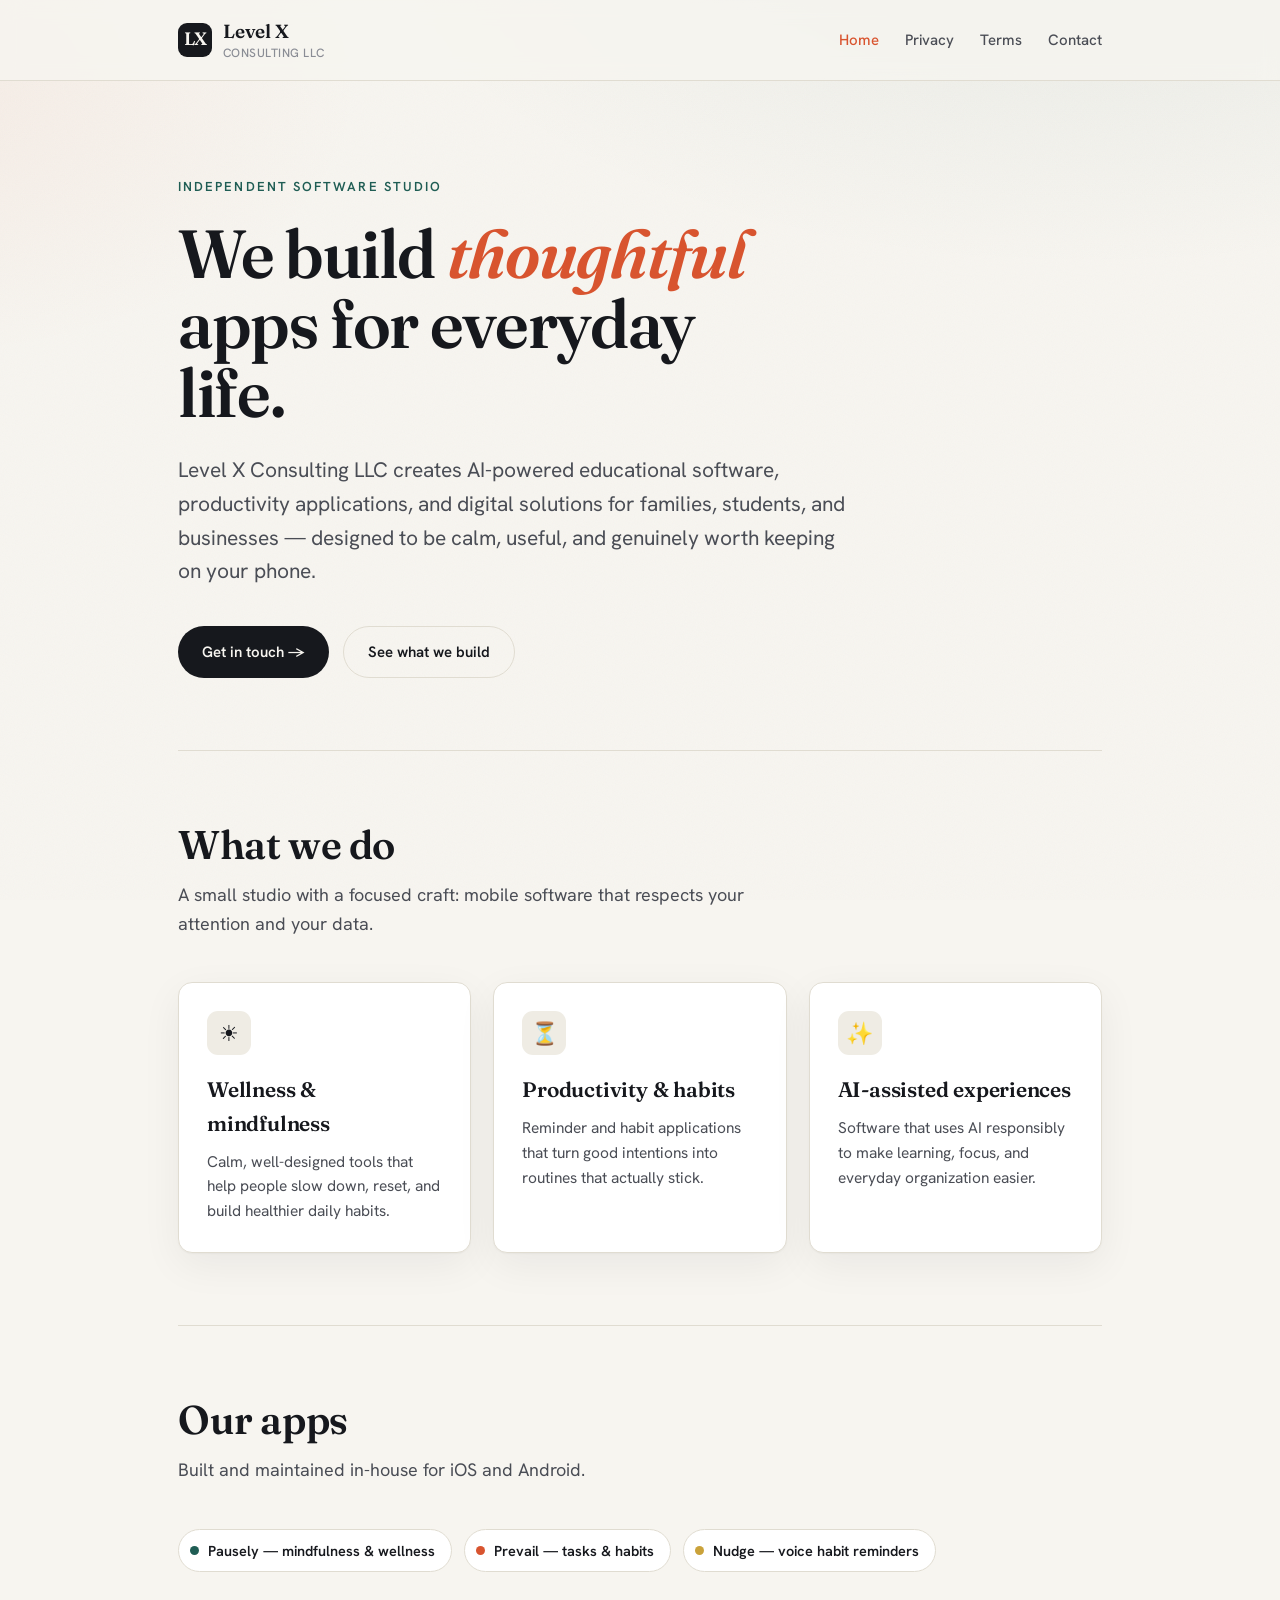
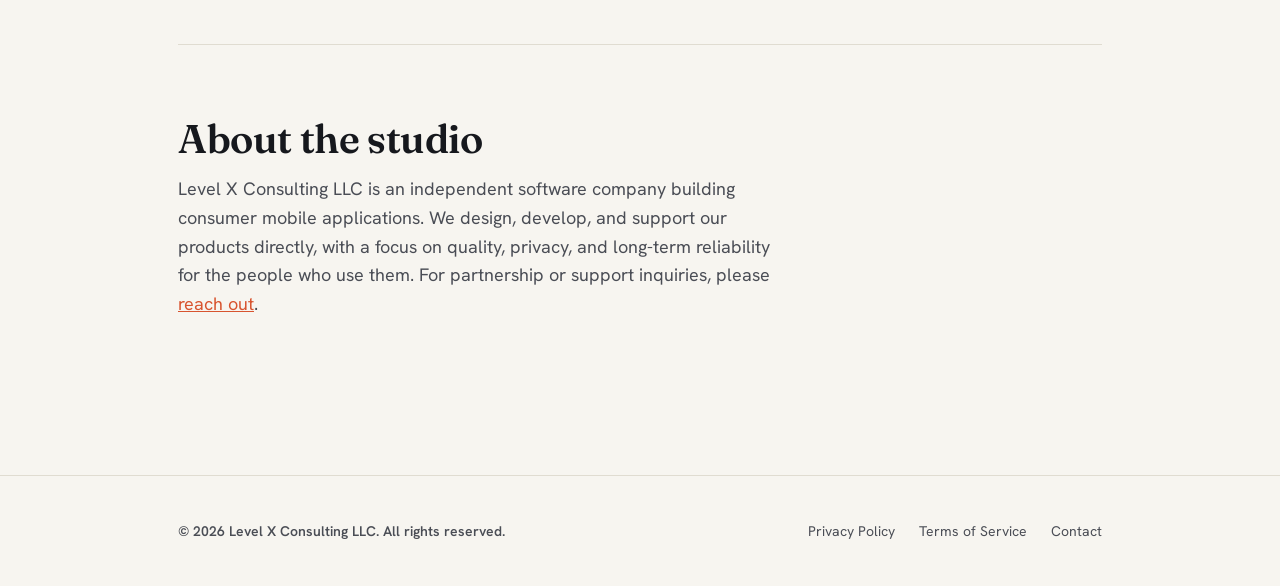
<file: index.html>
<!DOCTYPE html>
<html lang="en">
<head>
  <meta charset="UTF-8" />
  <meta name="viewport" content="width=device-width, initial-scale=1.0" />
  <title>Level X Consulting LLC — AI-powered software for families, students & businesses</title>
  <meta name="description" content="Level X Consulting LLC builds AI-powered educational software, productivity applications, and digital solutions for families, students, and businesses." />
  <link rel="stylesheet" href="styles.css" />
</head>
<body>
  <header class="site">
    <nav class="nav">
      <a class="brand" href="index.html">
        <span class="mark">LX</span>
        <span class="name">Level X<small>Consulting LLC</small></span>
      </a>
      <ul>
        <li><a class="link" href="index.html" aria-current="page">Home</a></li>
        <li><a class="link" href="privacy.html">Privacy</a></li>
        <li><a class="link" href="terms.html">Terms</a></li>
        <li><a class="link" href="contact.html">Contact</a></li>
      </ul>
    </nav>
  </header>

  <main class="wrap">
    <section class="hero">
      <p class="eyebrow fade">Independent software studio</p>
      <h1 class="fade d1">We build <em>thoughtful</em> apps for everyday life.</h1>
      <p class="lede fade d2">
        Level X Consulting LLC creates AI-powered educational software, productivity
        applications, and digital solutions for families, students, and businesses —
        designed to be calm, useful, and genuinely worth keeping on your phone.
      </p>
      <div class="cta-row fade d3">
        <a class="btn primary" href="contact.html">Get in touch &rarr;</a>
        <a class="btn ghost" href="#products">See what we build</a>
      </div>
    </section>

    <section class="block" id="what">
      <div class="section-head">
        <h2>What we do</h2>
        <p>A small studio with a focused craft: mobile software that respects your attention and your data.</p>
      </div>
      <div class="grid">
        <div class="card fade">
          <div class="ic">&#9728;</div>
          <h3>Wellness &amp; mindfulness</h3>
          <p>Calm, well-designed tools that help people slow down, reset, and build healthier daily habits.</p>
        </div>
        <div class="card fade d1">
          <div class="ic">&#9203;</div>
          <h3>Productivity &amp; habits</h3>
          <p>Reminder and habit applications that turn good intentions into routines that actually stick.</p>
        </div>
        <div class="card fade d2">
          <div class="ic">&#10024;</div>
          <h3>AI-assisted experiences</h3>
          <p>Software that uses AI responsibly to make learning, focus, and everyday organization easier.</p>
        </div>
      </div>
    </section>

    <section class="block" id="products">
      <div class="section-head">
        <h2>Our apps</h2>
        <p>Built and maintained in-house for iOS and Android.</p>
      </div>
      <div class="apps">
        <span class="chip"><span class="dot" style="background:var(--accent-2)"></span>Pausely — mindfulness &amp; wellness</span>
        <span class="chip"><span class="dot" style="background:var(--accent)"></span>Prevail — tasks &amp; habits</span>
        <span class="chip"><span class="dot" style="background:#caa23a"></span>Nudge — voice habit reminders</span>
      </div>
    </section>

    <section class="block" id="about">
      <div class="section-head">
        <h2>About the studio</h2>
        <p>
          Level X Consulting LLC is an independent software company building consumer
          mobile applications. We design, develop, and support our products directly,
          with a focus on quality, privacy, and long-term reliability for the people who
          use them. For partnership or support inquiries, please
          <a href="contact.html" style="color:var(--accent)">reach out</a>.
        </p>
      </div>
    </section>
  </main>

  <footer class="site">
    <div class="wrap frow">
      <span class="legal-name">© <span id="yr"></span> Level X Consulting LLC. All rights reserved.</span>
      <nav>
        <a href="privacy.html">Privacy Policy</a>
        <a href="terms.html">Terms of Service</a>
        <a href="contact.html">Contact</a>
      </nav>
    </div>
  </footer>
  <script>document.getElementById('yr').textContent = new Date().getFullYear();</script>
</body>
</html>
</file>
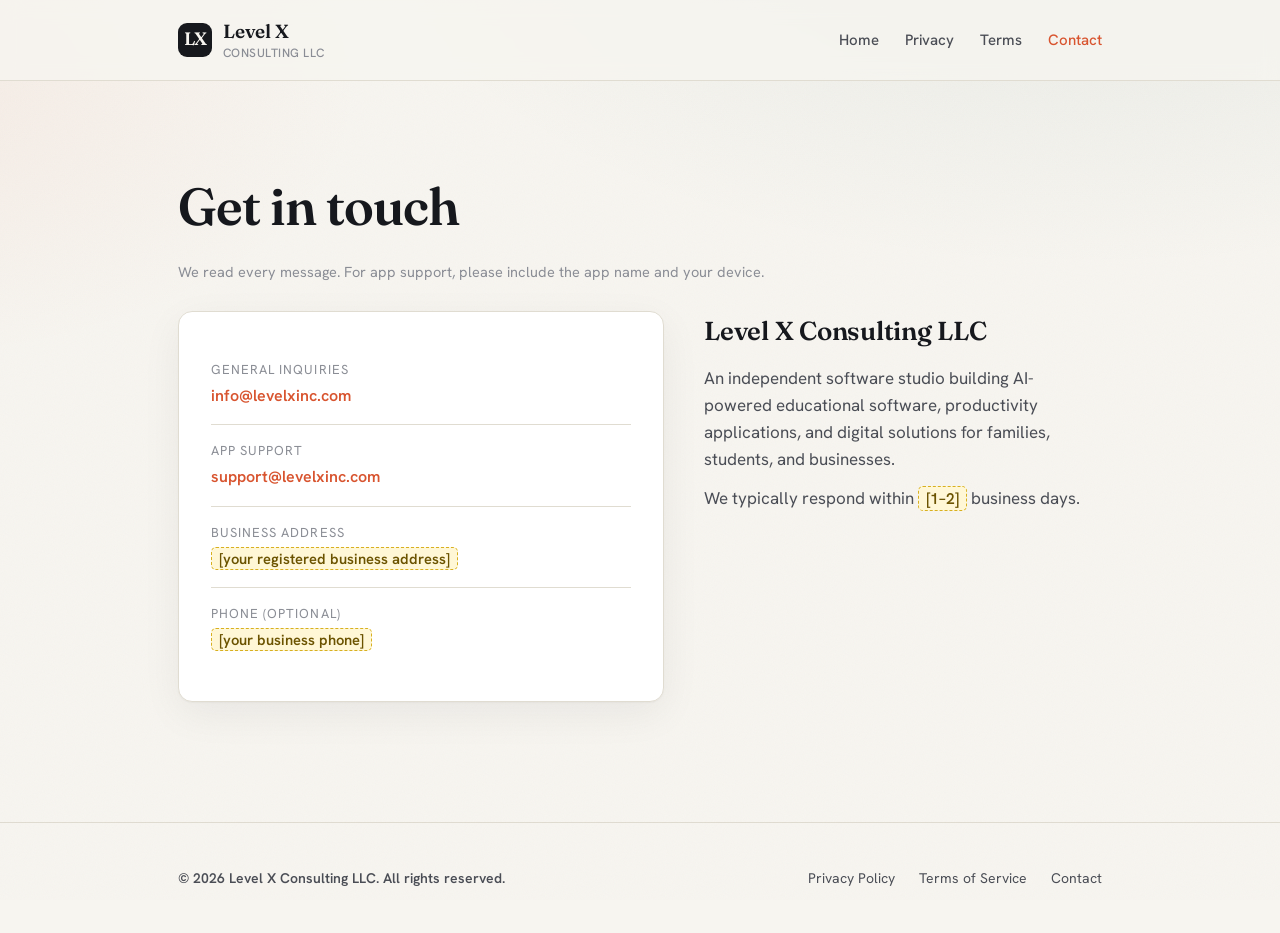
<file: contact.html>
<!DOCTYPE html>
<html lang="en">
<head>
  <meta charset="UTF-8" />
  <meta name="viewport" content="width=device-width, initial-scale=1.0" />
  <title>Contact — Level X Consulting LLC</title>
  <meta name="description" content="Contact Level X Consulting LLC for support, partnerships, and general inquiries." />
  <link rel="stylesheet" href="styles.css" />
</head>
<body>
  <header class="site">
    <nav class="nav">
      <a class="brand" href="index.html">
        <span class="mark">LX</span>
        <span class="name">Level X<small>Consulting LLC</small></span>
      </a>
      <ul>
        <li><a class="link" href="index.html">Home</a></li>
        <li><a class="link" href="privacy.html">Privacy</a></li>
        <li><a class="link" href="terms.html">Terms</a></li>
        <li><a class="link" href="contact.html" aria-current="page">Contact</a></li>
      </ul>
    </nav>
  </header>

  <main class="wrap">
    <div class="page-hero">
      <h1 class="fade">Get in touch</h1>
      <p class="meta fade d1">We read every message. For app support, please include the app name and your device.</p>
    </div>

    <div class="contact-grid" style="padding-bottom:80px;">
      <div class="contact-card fade d2">
        <div class="contact-item">
          <div>
            <div class="label">General inquiries</div>
            <div class="val"><a href="mailto:info@levelxinc.com">info@levelxinc.com</a></div>
          </div>
        </div>
        <div class="contact-item">
          <div>
            <div class="label">App support</div>
            <div class="val"><a href="mailto:support@levelxinc.com">support@levelxinc.com</a></div>
          </div>
        </div>
        <div class="contact-item">
          <div>
            <div class="label">Business address</div>
            <div class="val"><span class="placeholder">[your registered business address]</span></div>
          </div>
        </div>
        <div class="contact-item">
          <div>
            <div class="label">Phone (optional)</div>
            <div class="val"><span class="placeholder">[your business phone]</span></div>
          </div>
        </div>
      </div>

      <div class="fade d3">
        <h2 style="font-family:var(--display);font-weight:600;font-size:26px;letter-spacing:-.01em;">Level X Consulting LLC</h2>
        <p style="color:var(--ink-soft);margin-top:12px;">
          An independent software studio building AI-powered educational software, productivity
          applications, and digital solutions for families, students, and businesses.
        </p>
        <p style="color:var(--ink-soft);margin-top:12px;">
          We typically respond within <span class="placeholder">[1–2]</span> business days.
        </p>
      </div>
    </div>
  </main>

  <footer class="site">
    <div class="wrap frow">
      <span class="legal-name">© <span id="yr"></span> Level X Consulting LLC. All rights reserved.</span>
      <nav>
        <a href="privacy.html">Privacy Policy</a>
        <a href="terms.html">Terms of Service</a>
        <a href="contact.html">Contact</a>
      </nav>
    </div>
  </footer>
  <script>document.getElementById('yr').textContent = new Date().getFullYear();</script>
</body>
</html>
</file>
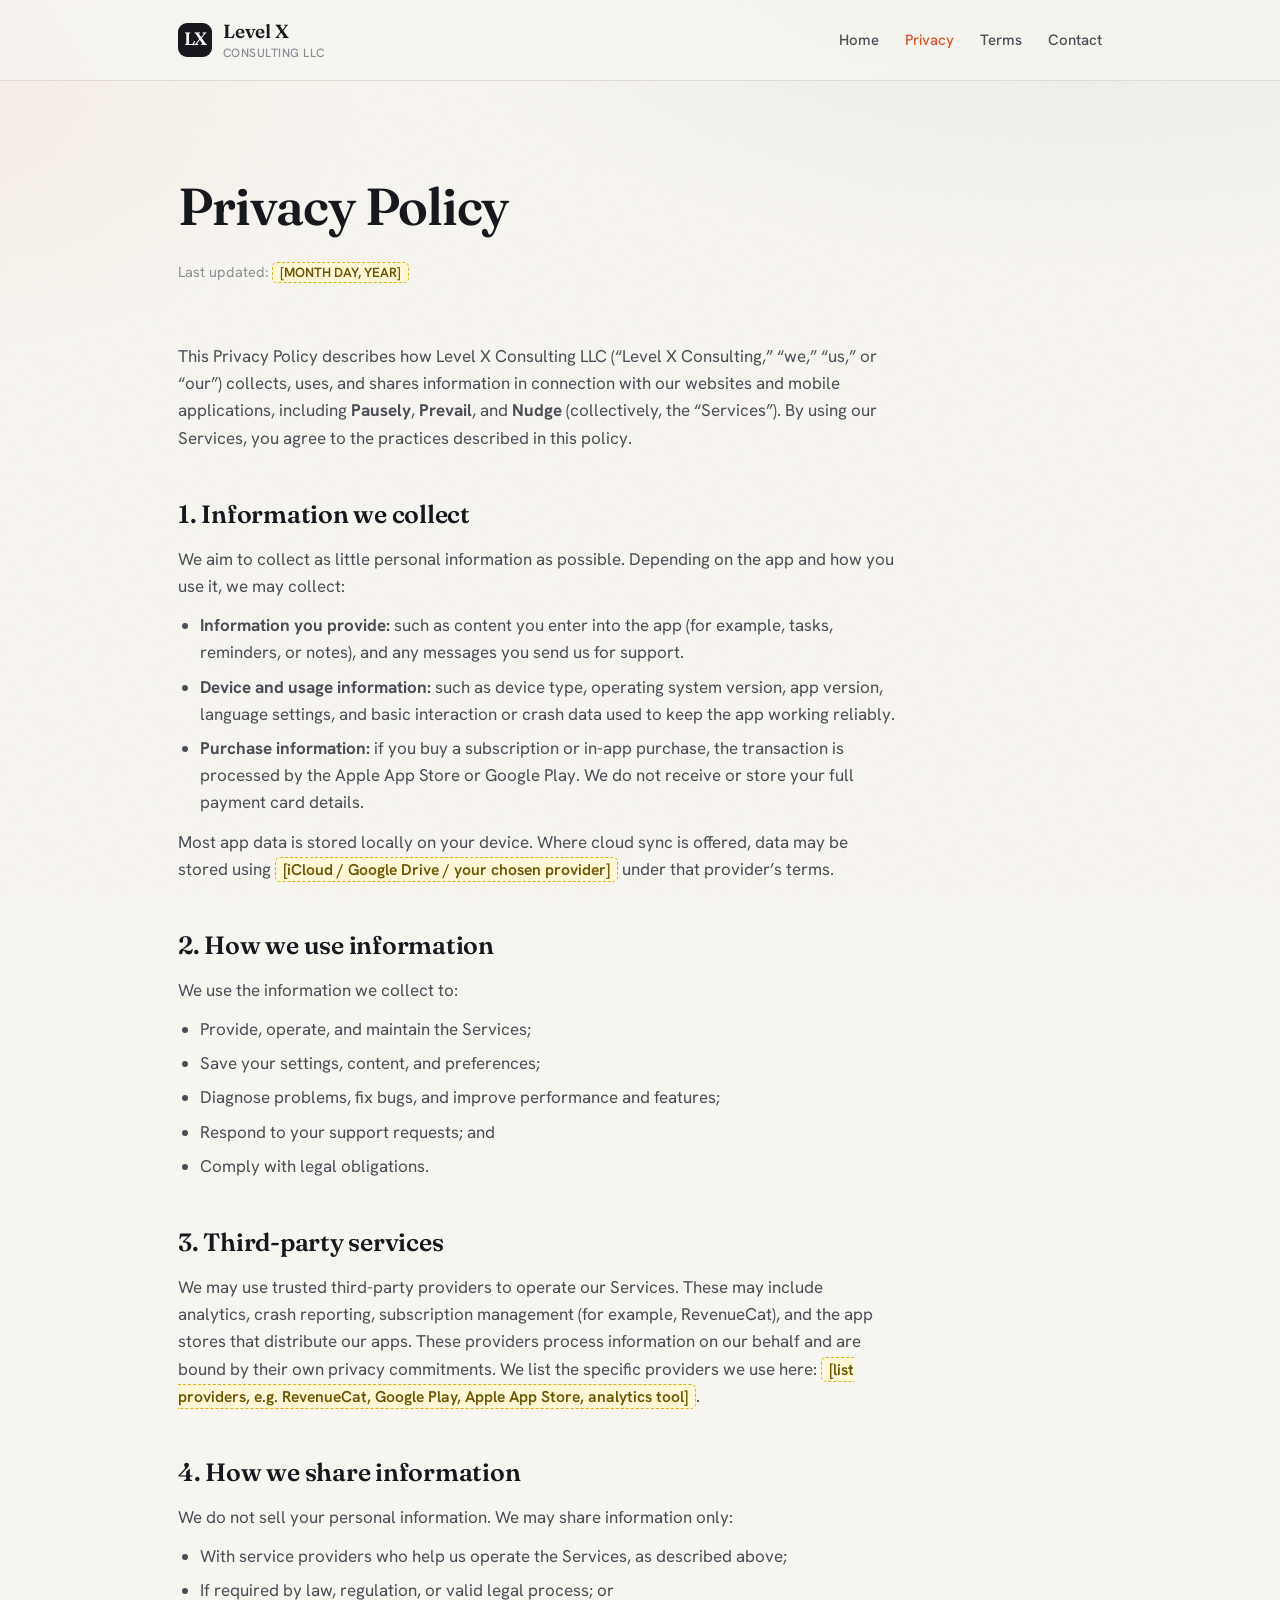
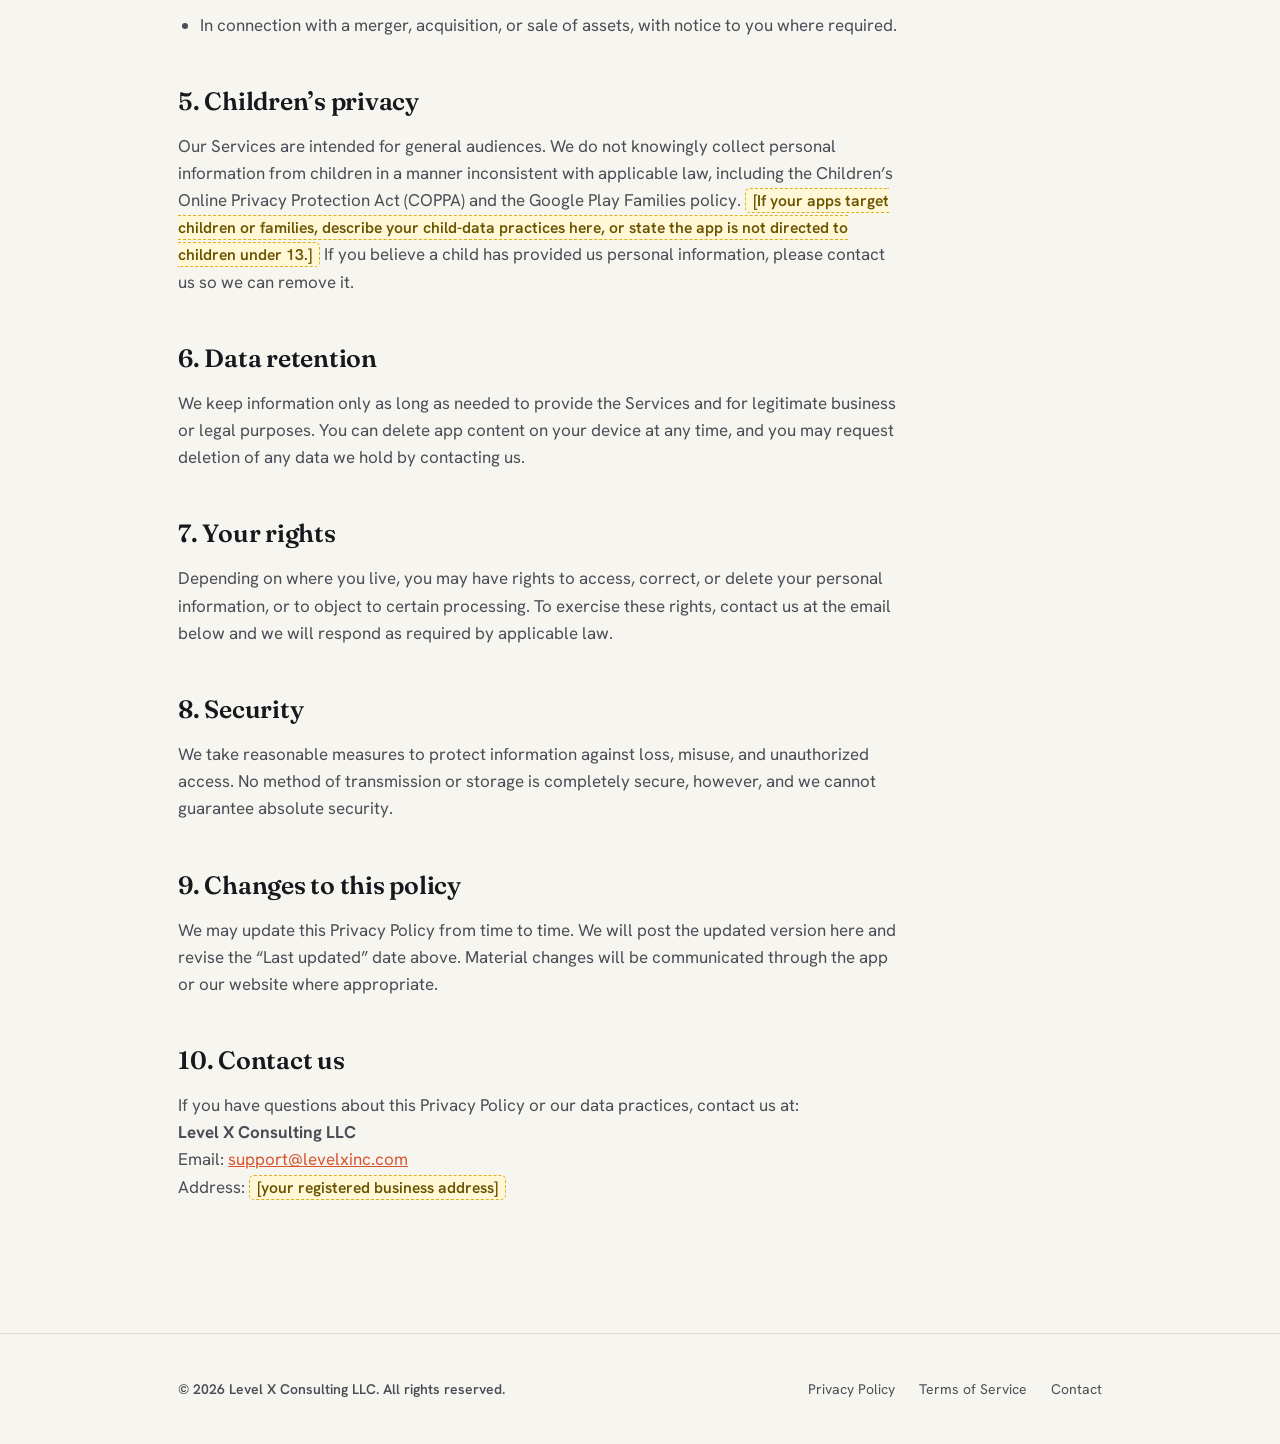
<file: privacy.html>
<!DOCTYPE html>
<html lang="en">
<head>
  <meta charset="UTF-8" />
  <meta name="viewport" content="width=device-width, initial-scale=1.0" />
  <title>Privacy Policy — Level X Consulting LLC</title>
  <meta name="description" content="Privacy Policy for Level X Consulting LLC and its mobile applications." />
  <link rel="stylesheet" href="styles.css" />
</head>
<body>
  <header class="site">
    <nav class="nav">
      <a class="brand" href="index.html">
        <span class="mark">LX</span>
        <span class="name">Level X<small>Consulting LLC</small></span>
      </a>
      <ul>
        <li><a class="link" href="index.html">Home</a></li>
        <li><a class="link" href="privacy.html" aria-current="page">Privacy</a></li>
        <li><a class="link" href="terms.html">Terms</a></li>
        <li><a class="link" href="contact.html">Contact</a></li>
      </ul>
    </nav>
  </header>

  <main class="wrap">
    <div class="page-hero">
      <h1 class="fade">Privacy Policy</h1>
      <p class="meta fade d1">Last updated: <span class="placeholder">[MONTH DAY, YEAR]</span></p>
    </div>

    <article class="legal fade d2">
      <p>
        This Privacy Policy describes how Level X Consulting LLC (“Level X Consulting,”
        “we,” “us,” or “our”) collects, uses, and shares information in connection with
        our websites and mobile applications, including
        <strong>Pausely</strong>, <strong>Prevail</strong>, and <strong>Nudge</strong>
        (collectively, the “Services”). By using our Services, you agree to the practices
        described in this policy.
      </p>

      <h2>1. Information we collect</h2>
      <p>We aim to collect as little personal information as possible. Depending on the app and how you use it, we may collect:</p>
      <ul>
        <li><strong>Information you provide:</strong> such as content you enter into the app (for example, tasks, reminders, or notes), and any messages you send us for support.</li>
        <li><strong>Device and usage information:</strong> such as device type, operating system version, app version, language settings, and basic interaction or crash data used to keep the app working reliably.</li>
        <li><strong>Purchase information:</strong> if you buy a subscription or in-app purchase, the transaction is processed by the Apple App Store or Google Play. We do not receive or store your full payment card details.</li>
      </ul>
      <p>
        Most app data is stored locally on your device. Where cloud sync is offered, data may be stored using
        <span class="placeholder">[iCloud / Google Drive / your chosen provider]</span> under that provider’s terms.
      </p>

      <h2>2. How we use information</h2>
      <p>We use the information we collect to:</p>
      <ul>
        <li>Provide, operate, and maintain the Services;</li>
        <li>Save your settings, content, and preferences;</li>
        <li>Diagnose problems, fix bugs, and improve performance and features;</li>
        <li>Respond to your support requests; and</li>
        <li>Comply with legal obligations.</li>
      </ul>

      <h2>3. Third-party services</h2>
      <p>
        We may use trusted third-party providers to operate our Services. These may include
        analytics, crash reporting, subscription management (for example, RevenueCat), and the
        app stores that distribute our apps. These providers process information on our behalf
        and are bound by their own privacy commitments. We list the specific providers we use here:
        <span class="placeholder">[list providers, e.g. RevenueCat, Google Play, Apple App Store, analytics tool]</span>.
      </p>

      <h2>4. How we share information</h2>
      <p>We do not sell your personal information. We may share information only:</p>
      <ul>
        <li>With service providers who help us operate the Services, as described above;</li>
        <li>If required by law, regulation, or valid legal process; or</li>
        <li>In connection with a merger, acquisition, or sale of assets, with notice to you where required.</li>
      </ul>

      <h2>5. Children’s privacy</h2>
      <p>
        Our Services are intended for general audiences. We do not knowingly collect personal
        information from children in a manner inconsistent with applicable law, including the
        Children’s Online Privacy Protection Act (COPPA) and the Google Play Families policy.
        <span class="placeholder">[If your apps target children or families, describe your child-data practices here, or state the app is not directed to children under 13.]</span>
        If you believe a child has provided us personal information, please contact us so we can remove it.
      </p>

      <h2>6. Data retention</h2>
      <p>
        We keep information only as long as needed to provide the Services and for legitimate
        business or legal purposes. You can delete app content on your device at any time, and you
        may request deletion of any data we hold by contacting us.
      </p>

      <h2>7. Your rights</h2>
      <p>
        Depending on where you live, you may have rights to access, correct, or delete your
        personal information, or to object to certain processing. To exercise these rights,
        contact us at the email below and we will respond as required by applicable law.
      </p>

      <h2>8. Security</h2>
      <p>
        We take reasonable measures to protect information against loss, misuse, and unauthorized
        access. No method of transmission or storage is completely secure, however, and we cannot
        guarantee absolute security.
      </p>

      <h2>9. Changes to this policy</h2>
      <p>
        We may update this Privacy Policy from time to time. We will post the updated version here
        and revise the “Last updated” date above. Material changes will be communicated through the
        app or our website where appropriate.
      </p>

      <h2>10. Contact us</h2>
      <p>
        If you have questions about this Privacy Policy or our data practices, contact us at:<br />
        <strong>Level X Consulting LLC</strong><br />
        Email: <a href="mailto:support@levelxinc.com">support@levelxinc.com</a><br />
        Address: <span class="placeholder">[your registered business address]</span>
      </p>
    </article>
  </main>

  <footer class="site">
    <div class="wrap frow">
      <span class="legal-name">© <span id="yr"></span> Level X Consulting LLC. All rights reserved.</span>
      <nav>
        <a href="privacy.html">Privacy Policy</a>
        <a href="terms.html">Terms of Service</a>
        <a href="contact.html">Contact</a>
      </nav>
    </div>
  </footer>
  <script>document.getElementById('yr').textContent = new Date().getFullYear();</script>
</body>
</html>
</file>
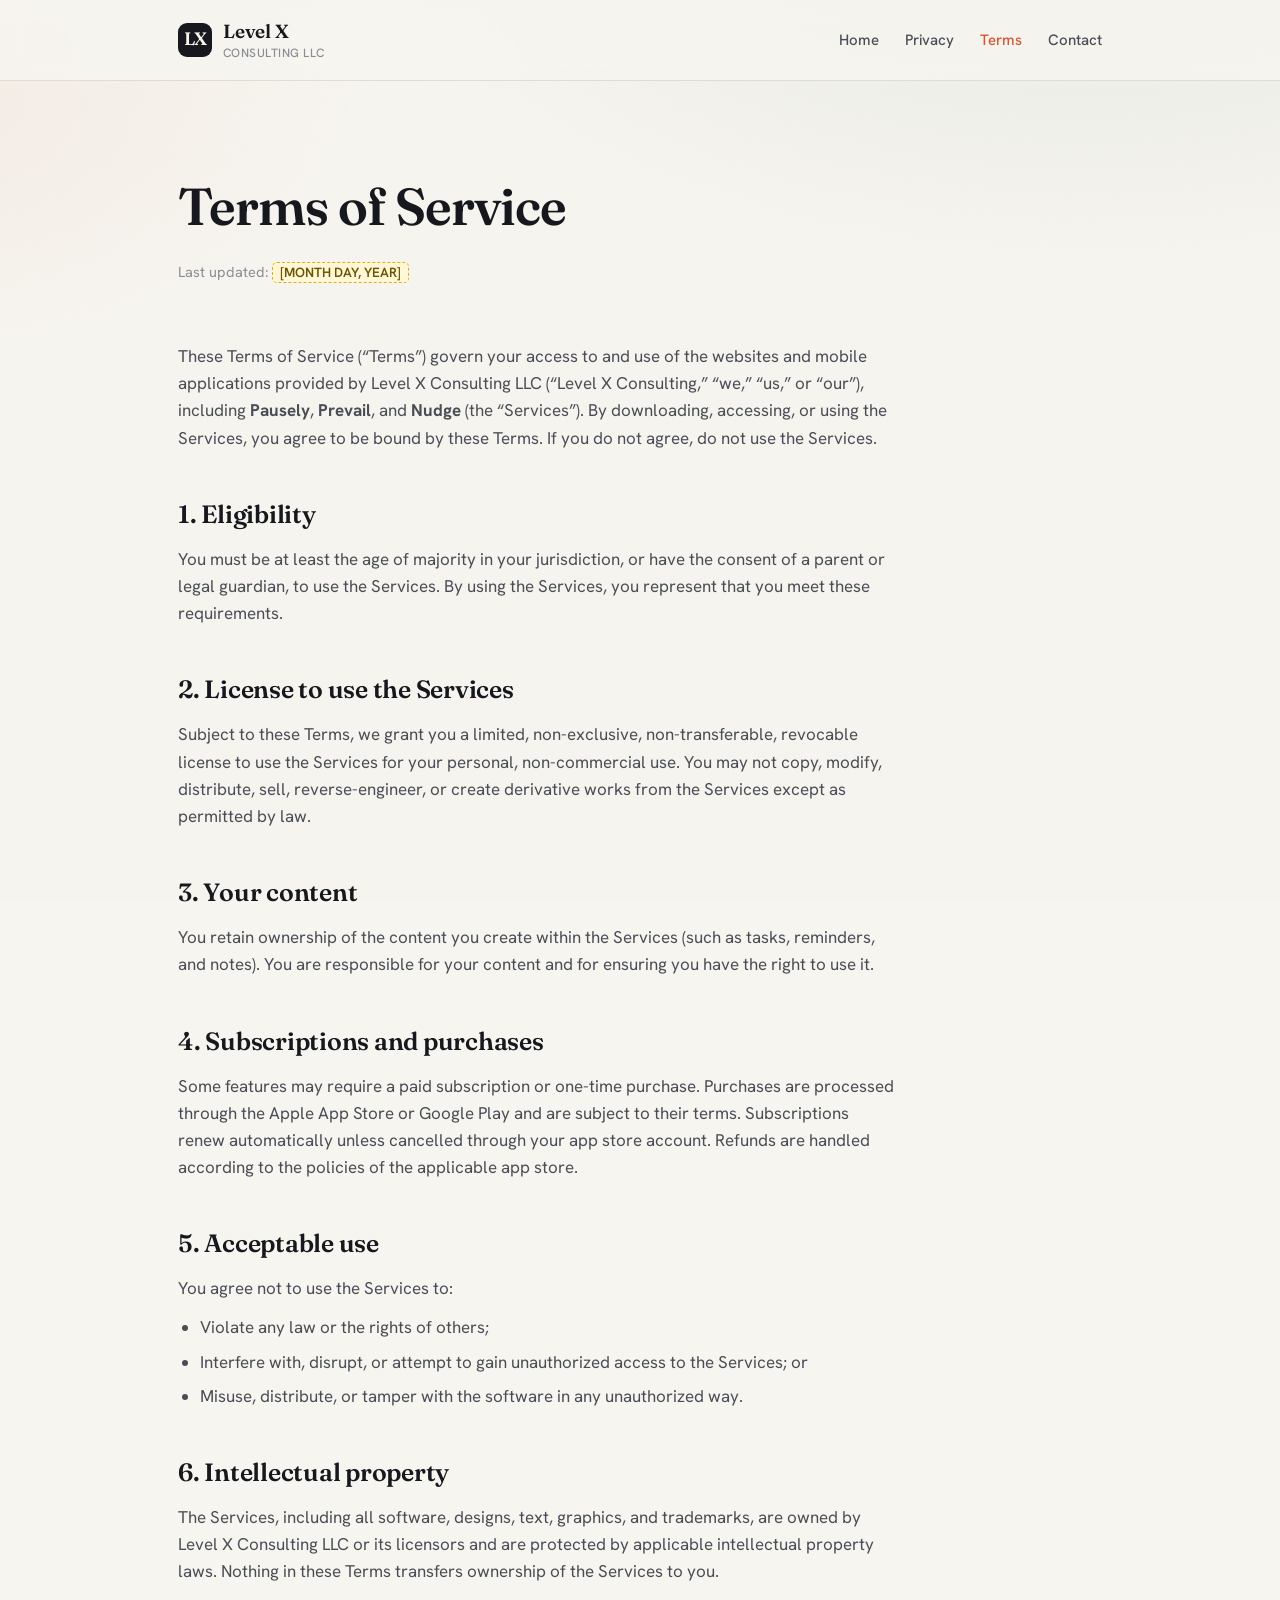
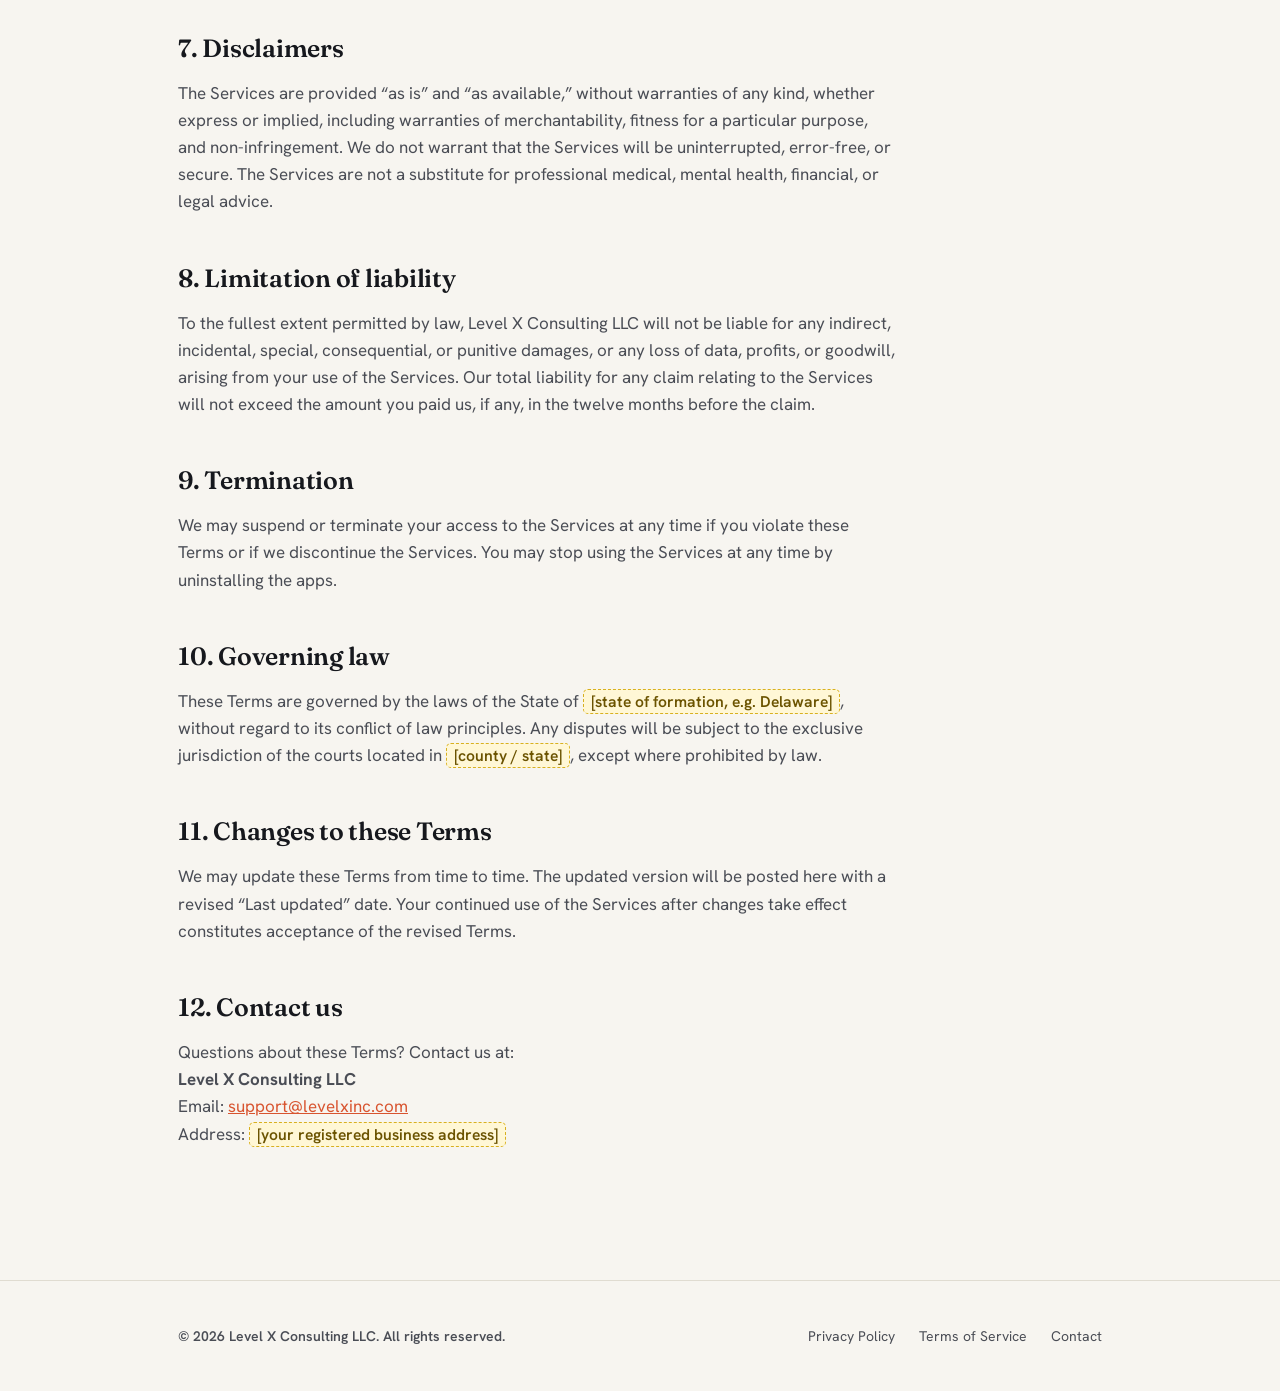
<file: terms.html>
<!DOCTYPE html>
<html lang="en">
<head>
  <meta charset="UTF-8" />
  <meta name="viewport" content="width=device-width, initial-scale=1.0" />
  <title>Terms of Service — Level X Consulting LLC</title>
  <meta name="description" content="Terms of Service for Level X Consulting LLC and its mobile applications." />
  <link rel="stylesheet" href="styles.css" />
</head>
<body>
  <header class="site">
    <nav class="nav">
      <a class="brand" href="index.html">
        <span class="mark">LX</span>
        <span class="name">Level X<small>Consulting LLC</small></span>
      </a>
      <ul>
        <li><a class="link" href="index.html">Home</a></li>
        <li><a class="link" href="privacy.html">Privacy</a></li>
        <li><a class="link" href="terms.html" aria-current="page">Terms</a></li>
        <li><a class="link" href="contact.html">Contact</a></li>
      </ul>
    </nav>
  </header>

  <main class="wrap">
    <div class="page-hero">
      <h1 class="fade">Terms of Service</h1>
      <p class="meta fade d1">Last updated: <span class="placeholder">[MONTH DAY, YEAR]</span></p>
    </div>

    <article class="legal fade d2">
      <p>
        These Terms of Service (“Terms”) govern your access to and use of the websites and
        mobile applications provided by Level X Consulting LLC (“Level X Consulting,” “we,”
        “us,” or “our”), including <strong>Pausely</strong>, <strong>Prevail</strong>, and
        <strong>Nudge</strong> (the “Services”). By downloading, accessing, or using the
        Services, you agree to be bound by these Terms. If you do not agree, do not use the Services.
      </p>

      <h2>1. Eligibility</h2>
      <p>
        You must be at least the age of majority in your jurisdiction, or have the consent of a
        parent or legal guardian, to use the Services. By using the Services, you represent that
        you meet these requirements.
      </p>

      <h2>2. License to use the Services</h2>
      <p>
        Subject to these Terms, we grant you a limited, non-exclusive, non-transferable, revocable
        license to use the Services for your personal, non-commercial use. You may not copy, modify,
        distribute, sell, reverse-engineer, or create derivative works from the Services except as
        permitted by law.
      </p>

      <h2>3. Your content</h2>
      <p>
        You retain ownership of the content you create within the Services (such as tasks, reminders,
        and notes). You are responsible for your content and for ensuring you have the right to use it.
      </p>

      <h2>4. Subscriptions and purchases</h2>
      <p>
        Some features may require a paid subscription or one-time purchase. Purchases are processed
        through the Apple App Store or Google Play and are subject to their terms. Subscriptions renew
        automatically unless cancelled through your app store account. Refunds are handled according to
        the policies of the applicable app store.
      </p>

      <h2>5. Acceptable use</h2>
      <p>You agree not to use the Services to:</p>
      <ul>
        <li>Violate any law or the rights of others;</li>
        <li>Interfere with, disrupt, or attempt to gain unauthorized access to the Services; or</li>
        <li>Misuse, distribute, or tamper with the software in any unauthorized way.</li>
      </ul>

      <h2>6. Intellectual property</h2>
      <p>
        The Services, including all software, designs, text, graphics, and trademarks, are owned by
        Level X Consulting LLC or its licensors and are protected by applicable intellectual property
        laws. Nothing in these Terms transfers ownership of the Services to you.
      </p>

      <h2>7. Disclaimers</h2>
      <p>
        The Services are provided “as is” and “as available,” without warranties of any kind, whether
        express or implied, including warranties of merchantability, fitness for a particular purpose,
        and non-infringement. We do not warrant that the Services will be uninterrupted, error-free, or
        secure. The Services are not a substitute for professional medical, mental health, financial, or
        legal advice.
      </p>

      <h2>8. Limitation of liability</h2>
      <p>
        To the fullest extent permitted by law, Level X Consulting LLC will not be liable for any
        indirect, incidental, special, consequential, or punitive damages, or any loss of data, profits,
        or goodwill, arising from your use of the Services. Our total liability for any claim relating to
        the Services will not exceed the amount you paid us, if any, in the twelve months before the claim.
      </p>

      <h2>9. Termination</h2>
      <p>
        We may suspend or terminate your access to the Services at any time if you violate these Terms or
        if we discontinue the Services. You may stop using the Services at any time by uninstalling the apps.
      </p>

      <h2>10. Governing law</h2>
      <p>
        These Terms are governed by the laws of the State of
        <span class="placeholder">[state of formation, e.g. Delaware]</span>, without regard to its conflict
        of law principles. Any disputes will be subject to the exclusive jurisdiction of the courts located
        in <span class="placeholder">[county / state]</span>, except where prohibited by law.
      </p>

      <h2>11. Changes to these Terms</h2>
      <p>
        We may update these Terms from time to time. The updated version will be posted here with a revised
        “Last updated” date. Your continued use of the Services after changes take effect constitutes
        acceptance of the revised Terms.
      </p>

      <h2>12. Contact us</h2>
      <p>
        Questions about these Terms? Contact us at:<br />
        <strong>Level X Consulting LLC</strong><br />
        Email: <a href="mailto:support@levelxinc.com">support@levelxinc.com</a><br />
        Address: <span class="placeholder">[your registered business address]</span>
      </p>
    </article>
  </main>

  <footer class="site">
    <div class="wrap frow">
      <span class="legal-name">© <span id="yr"></span> Level X Consulting LLC. All rights reserved.</span>
      <nav>
        <a href="privacy.html">Privacy Policy</a>
        <a href="terms.html">Terms of Service</a>
        <a href="contact.html">Contact</a>
      </nav>
    </div>
  </footer>
  <script>document.getElementById('yr').textContent = new Date().getFullYear();</script>
</body>
</html>
</file>
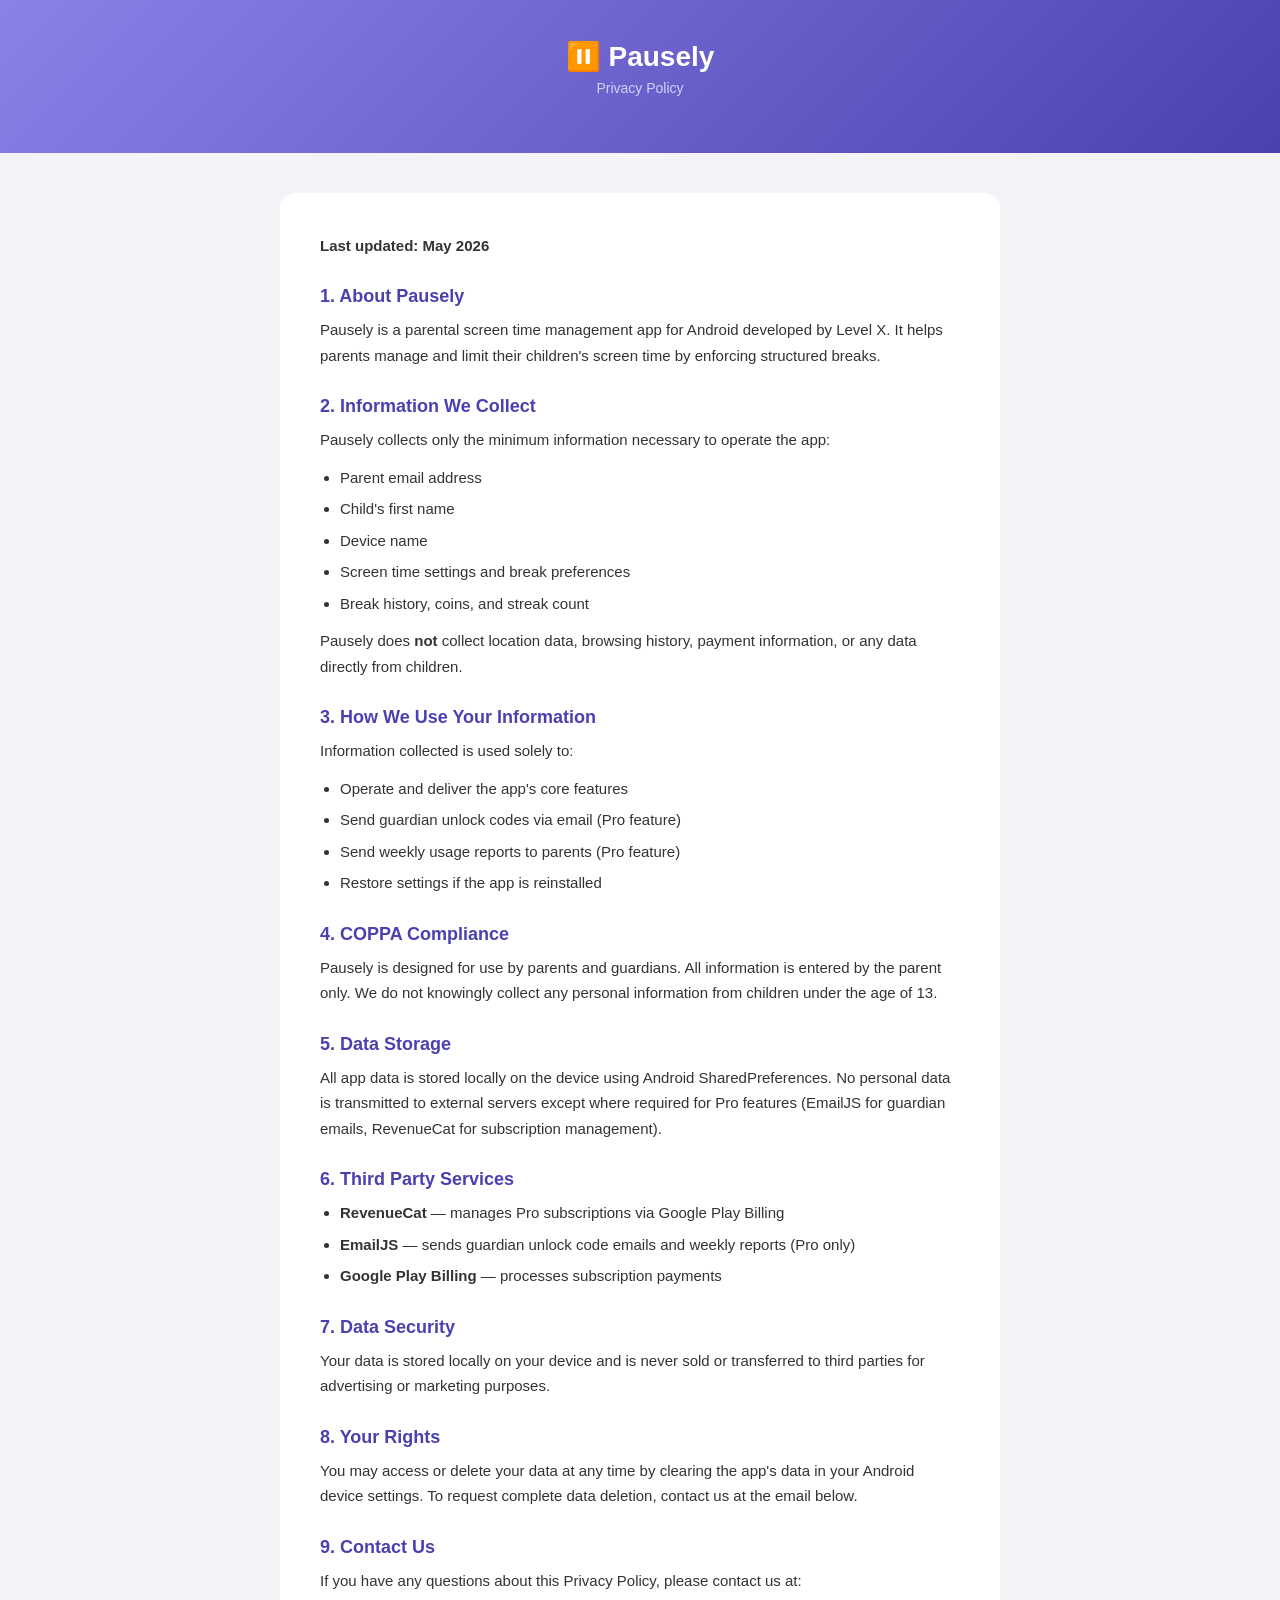
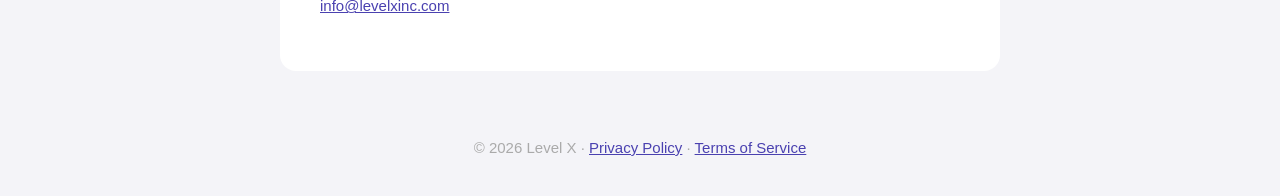
<file: pausely/privacy.html>
<!DOCTYPE html>
<html lang="en">
<head>
  <meta charset="UTF-8">
  <meta name="viewport" content="width=device-width, initial-scale=1.0">
  <title>Pausely — Privacy Policy</title>
  <style>
    * { margin: 0; padding: 0; box-sizing: border-box; }
    body { font-family: Arial, sans-serif; background: #f4f4f8; color: #333; }
    .header { background: linear-gradient(135deg, #8B82E8, #4A41B0); padding: 40px 24px; text-align: center; }
    .header h1 { color: white; font-size: 28px; margin-bottom: 4px; }
    .header p { color: #d4d0f7; font-size: 14px; }
    .container { max-width: 720px; margin: 40px auto; background: white; border-radius: 16px; padding: 40px; }
    h2 { color: #4A41B0; font-size: 18px; margin: 28px 0 10px; }
    p { font-size: 15px; line-height: 1.7; margin-bottom: 12px; }
    ul { padding-left: 20px; margin-bottom: 12px; }
    li { font-size: 15px; line-height: 1.7; margin-bottom: 6px; }
    .footer { text-align: center; padding: 24px; font-size: 13px; color: #aaa; }
    a { color: #4A41B0; }
  </style>
</head>
<body>

  <div class="header">
    <h1>⏸️ Pausely</h1>
    <p>Privacy Policy</p>
  </div>

  <div class="container">
    <p><strong>Last updated: May 2026</strong></p>

    <h2>1. About Pausely</h2>
    <p>Pausely is a parental screen time management app for Android developed by Level X. It helps parents manage and limit their children's screen time by enforcing structured breaks.</p>

    <h2>2. Information We Collect</h2>
    <p>Pausely collects only the minimum information necessary to operate the app:</p>
    <ul>
      <li>Parent email address</li>
      <li>Child's first name</li>
      <li>Device name</li>
      <li>Screen time settings and break preferences</li>
      <li>Break history, coins, and streak count</li>
    </ul>
    <p>Pausely does <strong>not</strong> collect location data, browsing history, payment information, or any data directly from children.</p>

    <h2>3. How We Use Your Information</h2>
    <p>Information collected is used solely to:</p>
    <ul>
      <li>Operate and deliver the app's core features</li>
      <li>Send guardian unlock codes via email (Pro feature)</li>
      <li>Send weekly usage reports to parents (Pro feature)</li>
      <li>Restore settings if the app is reinstalled</li>
    </ul>

    <h2>4. COPPA Compliance</h2>
    <p>Pausely is designed for use by parents and guardians. All information is entered by the parent only. We do not knowingly collect any personal information from children under the age of 13.</p>

    <h2>5. Data Storage</h2>
    <p>All app data is stored locally on the device using Android SharedPreferences. No personal data is transmitted to external servers except where required for Pro features (EmailJS for guardian emails, RevenueCat for subscription management).</p>

    <h2>6. Third Party Services</h2>
    <ul>
      <li><strong>RevenueCat</strong> — manages Pro subscriptions via Google Play Billing</li>
      <li><strong>EmailJS</strong> — sends guardian unlock code emails and weekly reports (Pro only)</li>
      <li><strong>Google Play Billing</strong> — processes subscription payments</li>
    </ul>

    <h2>7. Data Security</h2>
    <p>Your data is stored locally on your device and is never sold or transferred to third parties for advertising or marketing purposes.</p>

    <h2>8. Your Rights</h2>
    <p>You may access or delete your data at any time by clearing the app's data in your Android device settings. To request complete data deletion, contact us at the email below.</p>

    <h2>9. Contact Us</h2>
    <p>If you have any questions about this Privacy Policy, please contact us at:<br>
    <a href="mailto:info@levelxinc.com">info@levelxinc.com</a></p>
  </div>

  <div class="footer">
    <p>© 2026 Level X · <a href="../pausely/privacy.html">Privacy Policy</a> · <a href="../pausely/terms.html">Terms of Service</a></p>
  </div>

</body>
</html>
</file>
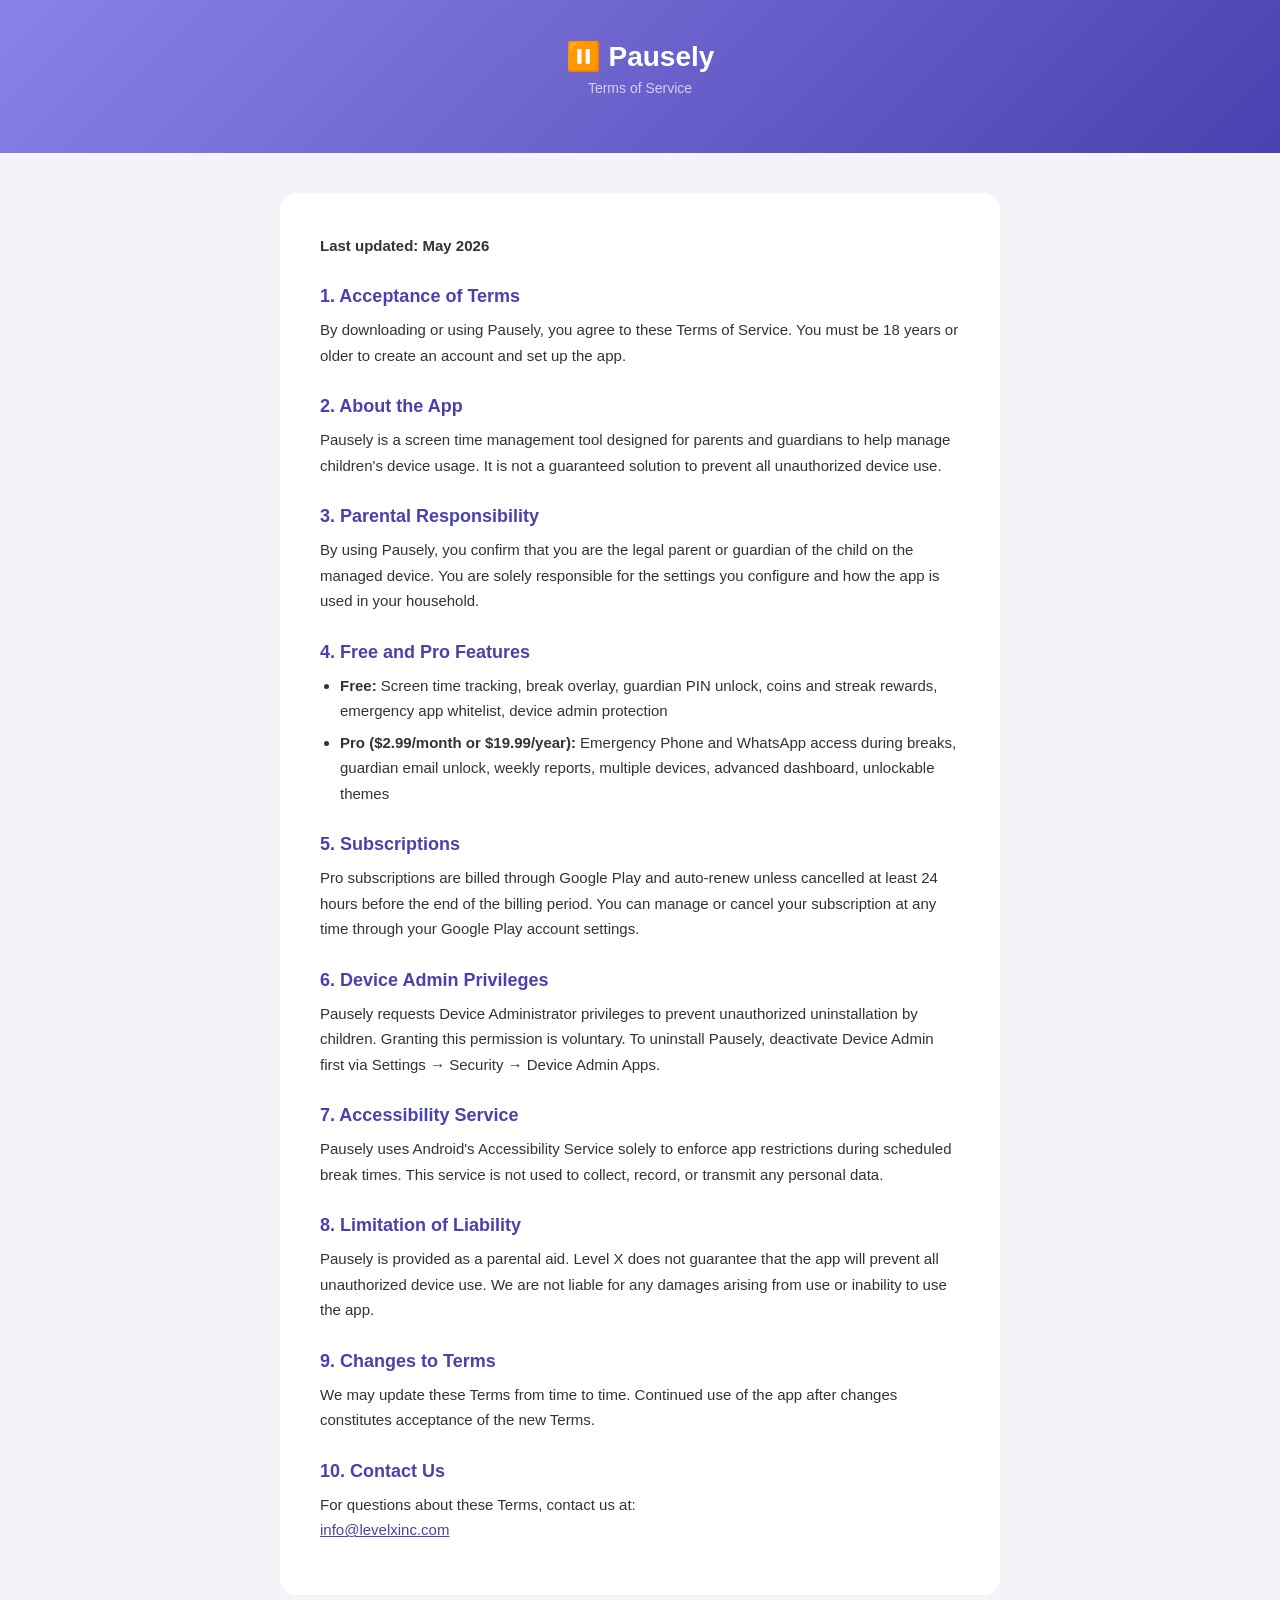
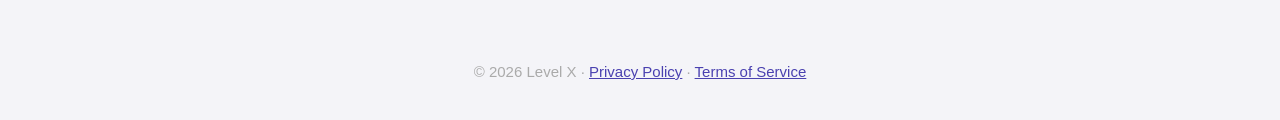
<file: pausely/terms.html>
<!DOCTYPE html>
<html lang="en">
<head>
  <meta charset="UTF-8">
  <meta name="viewport" content="width=device-width, initial-scale=1.0">
  <title>Pausely — Terms of Service</title>
  <style>
    * { margin: 0; padding: 0; box-sizing: border-box; }
    body { font-family: Arial, sans-serif; background: #f4f4f8; color: #333; }
    .header { background: linear-gradient(135deg, #8B82E8, #4A41B0); padding: 40px 24px; text-align: center; }
    .header h1 { color: white; font-size: 28px; margin-bottom: 4px; }
    .header p { color: #d4d0f7; font-size: 14px; }
    .container { max-width: 720px; margin: 40px auto; background: white; border-radius: 16px; padding: 40px; }
    h2 { color: #4A41B0; font-size: 18px; margin: 28px 0 10px; }
    p { font-size: 15px; line-height: 1.7; margin-bottom: 12px; }
    ul { padding-left: 20px; margin-bottom: 12px; }
    li { font-size: 15px; line-height: 1.7; margin-bottom: 6px; }
    .footer { text-align: center; padding: 24px; font-size: 13px; color: #aaa; }
    a { color: #4A41B0; }
  </style>
</head>
<body>

  <div class="header">
    <h1>⏸️ Pausely</h1>
    <p>Terms of Service</p>
  </div>

  <div class="container">
    <p><strong>Last updated: May 2026</strong></p>

    <h2>1. Acceptance of Terms</h2>
    <p>By downloading or using Pausely, you agree to these Terms of Service. You must be 18 years or older to create an account and set up the app.</p>

    <h2>2. About the App</h2>
    <p>Pausely is a screen time management tool designed for parents and guardians to help manage children's device usage. It is not a guaranteed solution to prevent all unauthorized device use.</p>

    <h2>3. Parental Responsibility</h2>
    <p>By using Pausely, you confirm that you are the legal parent or guardian of the child on the managed device. You are solely responsible for the settings you configure and how the app is used in your household.</p>

    <h2>4. Free and Pro Features</h2>
    <ul>
      <li><strong>Free:</strong> Screen time tracking, break overlay, guardian PIN unlock, coins and streak rewards, emergency app whitelist, device admin protection</li>
      <li><strong>Pro ($2.99/month or $19.99/year):</strong> Emergency Phone and WhatsApp access during breaks, guardian email unlock, weekly reports, multiple devices, advanced dashboard, unlockable themes</li>
    </ul>

    <h2>5. Subscriptions</h2>
    <p>Pro subscriptions are billed through Google Play and auto-renew unless cancelled at least 24 hours before the end of the billing period. You can manage or cancel your subscription at any time through your Google Play account settings.</p>

    <h2>6. Device Admin Privileges</h2>
    <p>Pausely requests Device Administrator privileges to prevent unauthorized uninstallation by children. Granting this permission is voluntary. To uninstall Pausely, deactivate Device Admin first via Settings → Security → Device Admin Apps.</p>

    <h2>7. Accessibility Service</h2>
    <p>Pausely uses Android's Accessibility Service solely to enforce app restrictions during scheduled break times. This service is not used to collect, record, or transmit any personal data.</p>

    <h2>8. Limitation of Liability</h2>
    <p>Pausely is provided as a parental aid. Level X does not guarantee that the app will prevent all unauthorized device use. We are not liable for any damages arising from use or inability to use the app.</p>

    <h2>9. Changes to Terms</h2>
    <p>We may update these Terms from time to time. Continued use of the app after changes constitutes acceptance of the new Terms.</p>

    <h2>10. Contact Us</h2>
    <p>For questions about these Terms, contact us at:<br>
    <a href="mailto:info@levelxinc.com">info@levelxinc.com</a></p>
  </div>

  <div class="footer">
    <p>© 2026 Level X · <a href="../pausely/privacy.html">Privacy Policy</a> · <a href="../pausely/terms.html">Terms of Service</a></p>
  </div>

</body>
</html>
</file>
<file: styles.css>
/* ============================================================
   Level X Consulting LLC — shared styles
   Aesthetic: refined editorial-tech. Warm paper, deep ink,
   terracotta accent, deep teal secondary. Fraunces + Hanken Grotesk.
   ============================================================ */

@import url('https://fonts.googleapis.com/css2?family=Fraunces:opsz,wght@9..144,400;9..144,500;9..144,600;9..144,700&family=Hanken+Grotesk:wght@400;500;600;700&display=swap');

:root {
  --paper:      #f7f5f0;
  --paper-2:    #efece4;
  --ink:        #16181d;
  --ink-soft:   #4a4d55;
  --ink-faint:  #8a8d95;
  --line:       #e0dcd1;
  --accent:     #d8542f;   /* terracotta */
  --accent-2:   #1f5d54;   /* deep teal  */
  --white:      #ffffff;
  --radius:     14px;
  --maxw:       980px;
  --shadow:     0 1px 2px rgba(20,22,28,.04), 0 12px 40px rgba(20,22,28,.06);
  --display: "Fraunces", Georgia, serif;
  --body: "Hanken Grotesk", -apple-system, BlinkMacSystemFont, sans-serif;
}

* { box-sizing: border-box; margin: 0; padding: 0; }

html { scroll-behavior: smooth; }

body {
  font-family: var(--body);
  color: var(--ink);
  background-color: var(--paper);
  background-image:
    radial-gradient(1200px 600px at 85% -10%, rgba(31,93,84,.07), transparent 60%),
    radial-gradient(900px 500px at -10% 10%, rgba(216,84,47,.06), transparent 55%);
  background-attachment: fixed;
  line-height: 1.6;
  font-size: 17px;
  -webkit-font-smoothing: antialiased;
  text-rendering: optimizeLegibility;
}

/* subtle grain */
body::before {
  content: "";
  position: fixed; inset: 0;
  pointer-events: none;
  z-index: 0;
  opacity: .035;
  background-image: url("data:image/svg+xml,%3Csvg xmlns='http://www.w3.org/2000/svg' width='120' height='120'%3E%3Cfilter id='n'%3E%3CfeTurbulence type='fractalNoise' baseFrequency='.9' numOctaves='3'/%3E%3C/filter%3E%3Crect width='100%25' height='100%25' filter='url(%23n)'/%3E%3C/svg%3E");
}

.wrap { max-width: var(--maxw); margin: 0 auto; padding: 0 28px; position: relative; z-index: 1; }

/* ---------- Header ---------- */
header.site {
  position: sticky; top: 0; z-index: 20;
  backdrop-filter: blur(10px);
  background: rgba(247,245,240,.78);
  border-bottom: 1px solid var(--line);
}
.nav {
  display: flex; align-items: center; justify-content: space-between;
  padding: 16px 28px; max-width: var(--maxw); margin: 0 auto;
}
.brand { display: flex; align-items: center; gap: 11px; text-decoration: none; color: var(--ink); }
.brand .mark {
  width: 34px; height: 34px; border-radius: 9px;
  background: var(--ink); color: var(--paper);
  display: grid; place-items: center;
  font-family: var(--display); font-weight: 600; font-size: 18px;
  letter-spacing: -.5px;
}
.brand .name { font-family: var(--display); font-weight: 600; font-size: 19px; letter-spacing: -.2px; }
.brand .name small { font-family: var(--body); font-weight: 500; color: var(--ink-faint); font-size: 12px; display:block; letter-spacing: .04em; text-transform: uppercase; margin-top: -2px;}
.nav ul { list-style: none; display: flex; gap: 26px; align-items: center; }
.nav a.link { text-decoration: none; color: var(--ink-soft); font-weight: 500; font-size: 15px; transition: color .2s; }
.nav a.link:hover, .nav a.link[aria-current="page"] { color: var(--accent); }

/* ---------- Hero ---------- */
.hero { padding: 96px 0 72px; }
.eyebrow {
  font-size: 13px; letter-spacing: .16em; text-transform: uppercase;
  color: var(--accent-2); font-weight: 600; margin-bottom: 22px;
}
.hero h1 {
  font-family: var(--display);
  font-weight: 600;
  font-size: clamp(40px, 6vw, 68px);
  line-height: 1.02;
  letter-spacing: -.02em;
  max-width: 14ch;
}
.hero h1 em { font-style: italic; color: var(--accent); }
.hero .lede {
  font-size: clamp(18px, 2.2vw, 21px);
  color: var(--ink-soft);
  max-width: 56ch;
  margin-top: 26px;
}
.cta-row { display: flex; gap: 14px; margin-top: 38px; flex-wrap: wrap; }
.btn {
  display: inline-flex; align-items: center; gap: 8px;
  padding: 13px 24px; border-radius: 999px; text-decoration: none;
  font-weight: 600; font-size: 15px; transition: transform .15s, box-shadow .2s;
}
.btn.primary { background: var(--ink); color: var(--paper); }
.btn.primary:hover { transform: translateY(-2px); box-shadow: var(--shadow); }
.btn.ghost { background: transparent; color: var(--ink); border: 1px solid var(--line); }
.btn.ghost:hover { border-color: var(--ink); }

/* ---------- Sections ---------- */
section.block { padding: 72px 0; border-top: 1px solid var(--line); }
.section-head { max-width: 60ch; margin-bottom: 44px; }
.section-head h2 {
  font-family: var(--display); font-weight: 600;
  font-size: clamp(28px, 4vw, 40px); letter-spacing: -.01em; line-height: 1.1;
}
.section-head p { color: var(--ink-soft); margin-top: 14px; font-size: 18px; }

.grid { display: grid; gap: 22px; grid-template-columns: repeat(3, 1fr); }
@media (max-width: 760px){ .grid { grid-template-columns: 1fr; } }

.card {
  background: var(--white);
  border: 1px solid var(--line);
  border-radius: var(--radius);
  padding: 28px;
  box-shadow: var(--shadow);
  transition: transform .2s, box-shadow .2s;
}
.card:hover { transform: translateY(-4px); }
.card .ic {
  width: 44px; height: 44px; border-radius: 11px;
  display: grid; place-items: center; margin-bottom: 18px;
  background: var(--paper-2); font-size: 22px;
}
.card h3 { font-family: var(--display); font-weight: 600; font-size: 21px; letter-spacing: -.01em; }
.card p { color: var(--ink-soft); margin-top: 9px; font-size: 15.5px; }

/* product chips */
.apps { display: flex; flex-wrap: wrap; gap: 12px; margin-top: 6px; }
.chip {
  display: inline-flex; align-items: center; gap: 9px;
  background: var(--white); border: 1px solid var(--line);
  border-radius: 999px; padding: 9px 16px 9px 11px; font-weight: 600; font-size: 14.5px;
}
.chip .dot { width: 9px; height: 9px; border-radius: 50%; }

/* ---------- Legal / article pages ---------- */
.page-hero { padding: 84px 0 28px; }
.page-hero h1 { font-family: var(--display); font-weight: 600; font-size: clamp(34px, 5vw, 52px); letter-spacing: -.02em; }
.page-hero .meta { color: var(--ink-faint); margin-top: 12px; font-size: 14.5px; }
article.legal { padding: 20px 0 80px; max-width: 720px; }
article.legal h2 {
  font-family: var(--display); font-weight: 600; font-size: 25px;
  margin: 42px 0 12px; letter-spacing: -.01em;
}
article.legal h3 { font-size: 18px; font-weight: 700; margin: 26px 0 8px; }
article.legal p { color: var(--ink-soft); margin: 12px 0; }
article.legal ul { margin: 12px 0 12px 22px; color: var(--ink-soft); }
article.legal li { margin: 7px 0; }
article.legal a { color: var(--accent); }
.placeholder {
  background: #fff7d6; border: 1px dashed #d8b020; color: #6b5300;
  padding: 1px 7px; border-radius: 5px; font-weight: 600; font-size: .92em;
}

/* ---------- Contact ---------- */
.contact-grid { display: grid; grid-template-columns: 1.1fr .9fr; gap: 40px; align-items: start; }
@media (max-width: 760px){ .contact-grid { grid-template-columns: 1fr; } }
.contact-card {
  background: var(--white); border: 1px solid var(--line);
  border-radius: var(--radius); padding: 32px; box-shadow: var(--shadow);
}
.contact-item { display: flex; gap: 14px; padding: 16px 0; border-bottom: 1px solid var(--line); }
.contact-item:last-child { border-bottom: none; }
.contact-item .label { font-size: 13px; text-transform: uppercase; letter-spacing: .08em; color: var(--ink-faint); }
.contact-item .val { font-weight: 600; font-size: 16px; margin-top: 2px; }
.contact-item a { color: var(--accent); text-decoration: none; }
.contact-item a:hover { text-decoration: underline; }

/* ---------- Footer ---------- */
footer.site {
  border-top: 1px solid var(--line);
  padding: 44px 0;
  margin-top: 40px;
  color: var(--ink-faint);
  font-size: 14px;
}
footer.site .frow { display: flex; justify-content: space-between; gap: 24px; flex-wrap: wrap; align-items: center; }
footer.site a { color: var(--ink-soft); text-decoration: none; margin-left: 20px; }
footer.site a:hover { color: var(--accent); }
footer.site .legal-name { color: var(--ink-soft); font-weight: 600; }

/* entrance animation */
.fade { opacity: 0; transform: translateY(14px); animation: rise .7s cubic-bezier(.2,.7,.2,1) forwards; }
.fade.d1 { animation-delay: .06s; } .fade.d2 { animation-delay: .14s; }
.fade.d3 { animation-delay: .22s; } .fade.d4 { animation-delay: .3s; }
@keyframes rise { to { opacity: 1; transform: none; } }
@media (prefers-reduced-motion: reduce){ .fade { animation: none; opacity: 1; transform: none; } }
</file>
